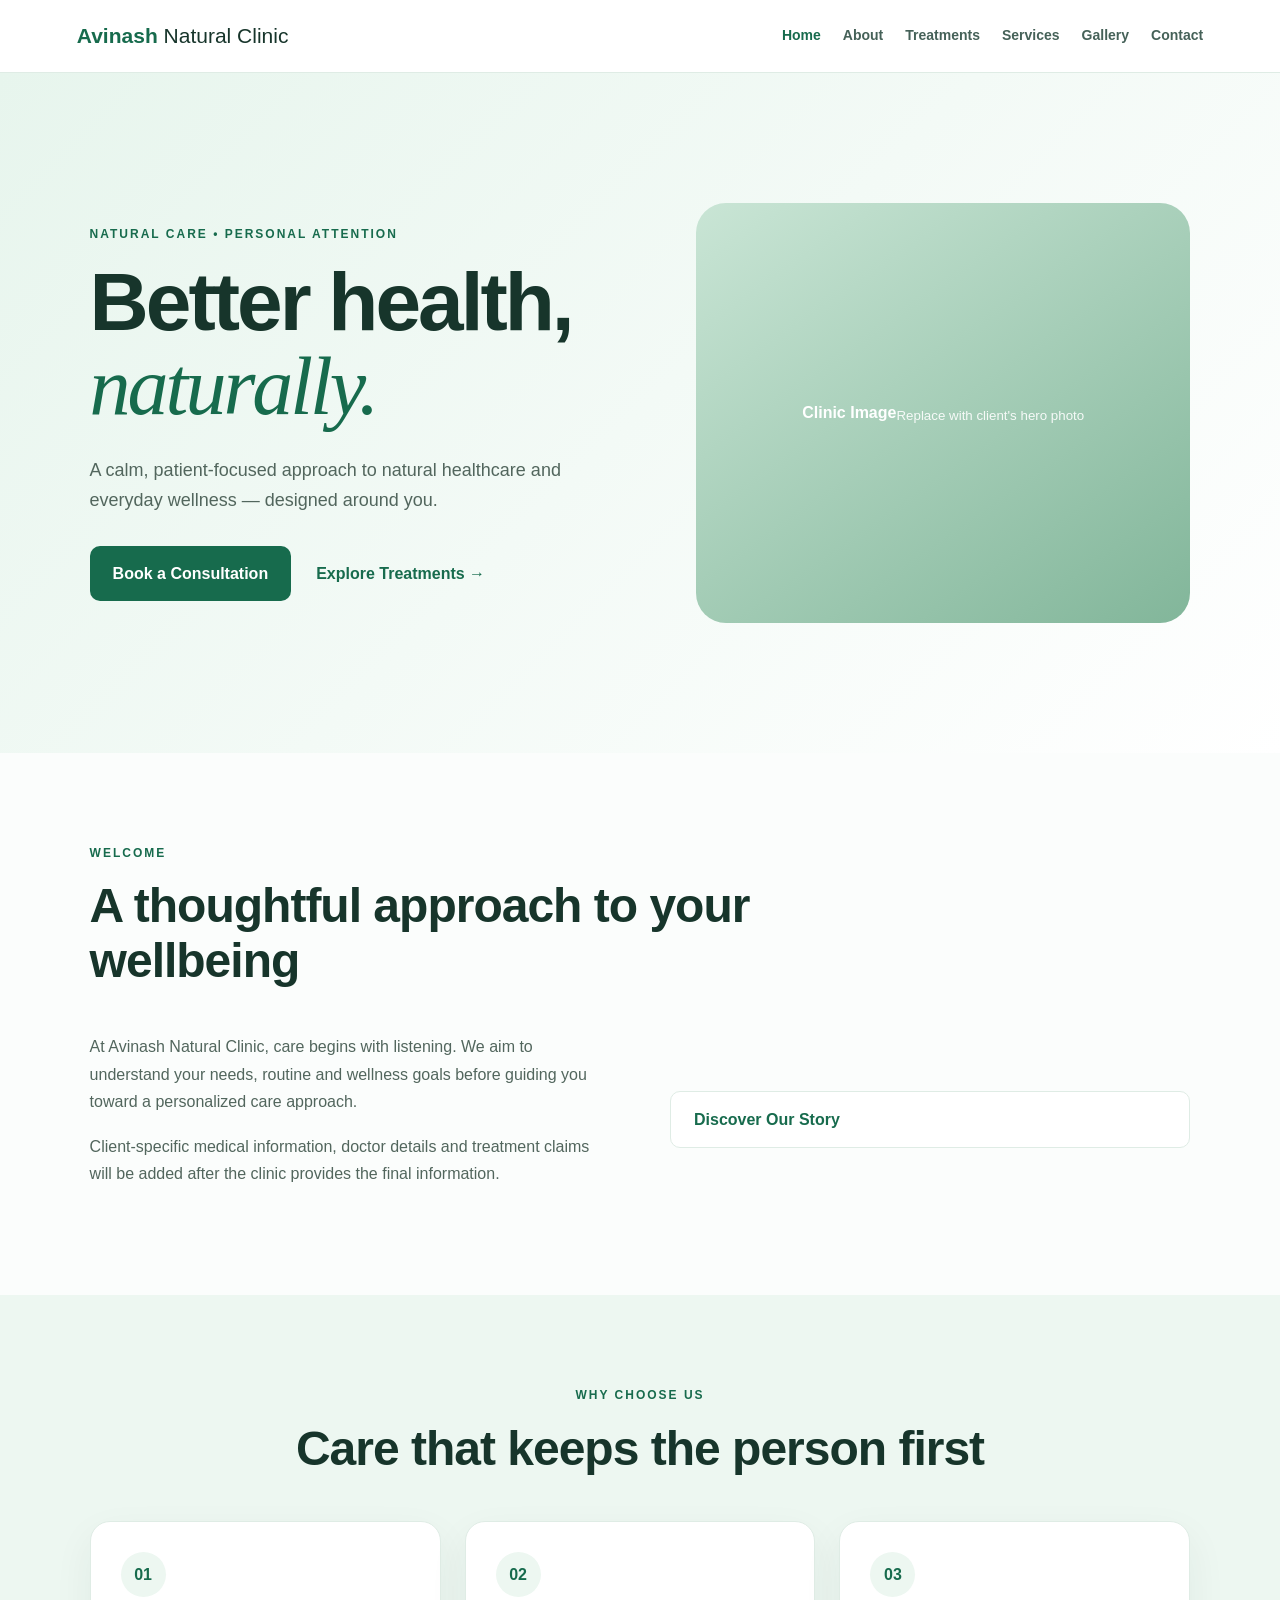
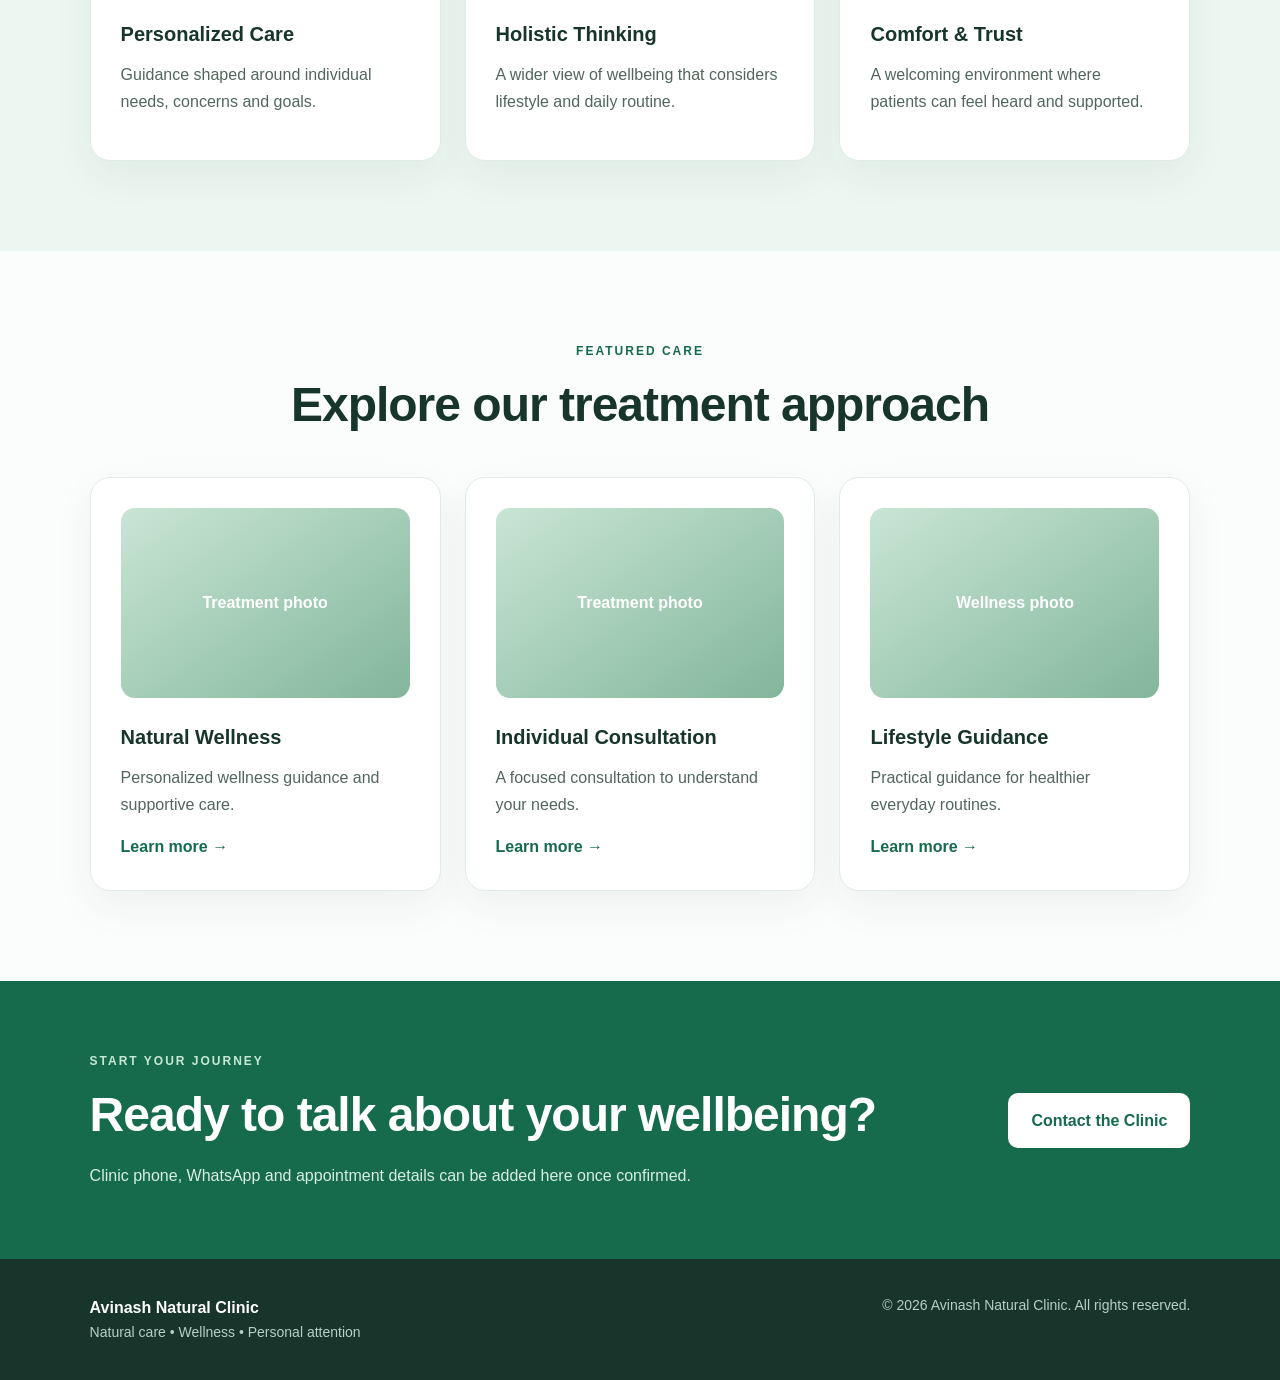
<file: index.html>
<!DOCTYPE html>
<html lang="en">
<head>
<meta charset="UTF-8">
<meta name="viewport" content="width=device-width, initial-scale=1.0">
<meta name="description" content="Avinash Natural Clinic — natural healthcare, wellness and personalized patient care.">
<title>Avinash Natural Clinic | Home</title>
<link rel="stylesheet" href="style.css">
</head>

<body>

<header class="site-header">

<a class="brand" href="index.html">
Avinash <span>Natural Clinic</span>
</a>

<nav>
<a class="active" href="index.html">Home</a>
<a href="about.html">About</a>
<a href="treatments.html">Treatments</a>
<a href="services.html">Services</a>
<a href="gallery.html">Gallery</a>
<a href="contact.html">Contact</a>
</nav>

</header>

<main>

<section class="hero">

<div class="hero-copy">

<p class="eyebrow">NATURAL CARE • PERSONAL ATTENTION</p>

<h1>
Better health,<br>
<em>naturally.</em>
</h1>

<p class="lead">
A calm, patient-focused approach to natural healthcare and everyday wellness — designed around you.
</p>

<div class="actions">

<a class="btn" href="contact.html">
Book a Consultation
</a>

<a class="text-link" href="treatments.html">
Explore Treatments →
</a>

</div>

</div>

<div class="visual placeholder">
Clinic Image
<br>
<small>Replace with client's hero photo</small>
</div>

</section>


<section class="section intro">

<div class="section-heading">

<p class="eyebrow">WELCOME</p>

<h2>
A thoughtful approach to your wellbeing
</h2>

</div>

<div class="split">

<div>

<p>
At Avinash Natural Clinic, care begins with listening. We aim to understand your needs, routine and wellness goals before guiding you toward a personalized care approach.
</p>

<p>
Client-specific medical information, doctor details and treatment claims will be added after the clinic provides the final information.
</p>

</div>

<a class="btn secondary" href="about.html">
Discover Our Story
</a>

</div>

</section>


<section class="section soft">

<div class="section-heading center">

<p class="eyebrow">WHY CHOOSE US</p>

<h2>
Care that keeps the person first
</h2>

</div>

<div class="cards three">

<article class="card">

<div class="icon">01</div>

<h3>Personalized Care</h3>

<p>
Guidance shaped around individual needs, concerns and goals.
</p>

</article>


<article class="card">

<div class="icon">02</div>

<h3>Holistic Thinking</h3>

<p>
A wider view of wellbeing that considers lifestyle and daily routine.
</p>

</article>


<article class="card">

<div class="icon">03</div>

<h3>Comfort & Trust</h3>

<p>
A welcoming environment where patients can feel heard and supported.
</p>

</article>

</div>

</section>


<section class="section">

<div class="section-heading center">

<p class="eyebrow">FEATURED CARE</p>

<h2>
Explore our treatment approach
</h2>

</div>

<div class="cards three">


<article class="card">

<div class="mini-image placeholder">
Treatment photo
</div>

<h3>Natural Wellness</h3>

<p>
Personalized wellness guidance and supportive care.
</p>

<a href="treatments.html">
Learn more →
</a>

</article>


<article class="card">

<div class="mini-image placeholder">
Treatment photo
</div>

<h3>Individual Consultation</h3>

<p>
A focused consultation to understand your needs.
</p>

<a href="treatments.html">
Learn more →
</a>

</article>


<article class="card">

<div class="mini-image placeholder">
Wellness photo
</div>

<h3>Lifestyle Guidance</h3>

<p>
Practical guidance for healthier everyday routines.
</p>

<a href="services.html">
Learn more →
</a>

</article>

</div>

</section>


<section class="cta">

<div>

<p class="eyebrow">
START YOUR JOURNEY
</p>

<h2>
Ready to talk about your wellbeing?
</h2>

<p>
Clinic phone, WhatsApp and appointment details can be added here once confirmed.
</p>

</div>

<a class="btn light" href="contact.html">
Contact the Clinic
</a>

</section>

</main>


<footer>

<div>

<strong>Avinash Natural Clinic</strong>

<p>
Natural care • Wellness • Personal attention
</p>

</div>

<p>
© 2026 Avinash Natural Clinic. All rights reserved.
</p>

</footer>

</body>
</html>
</file>
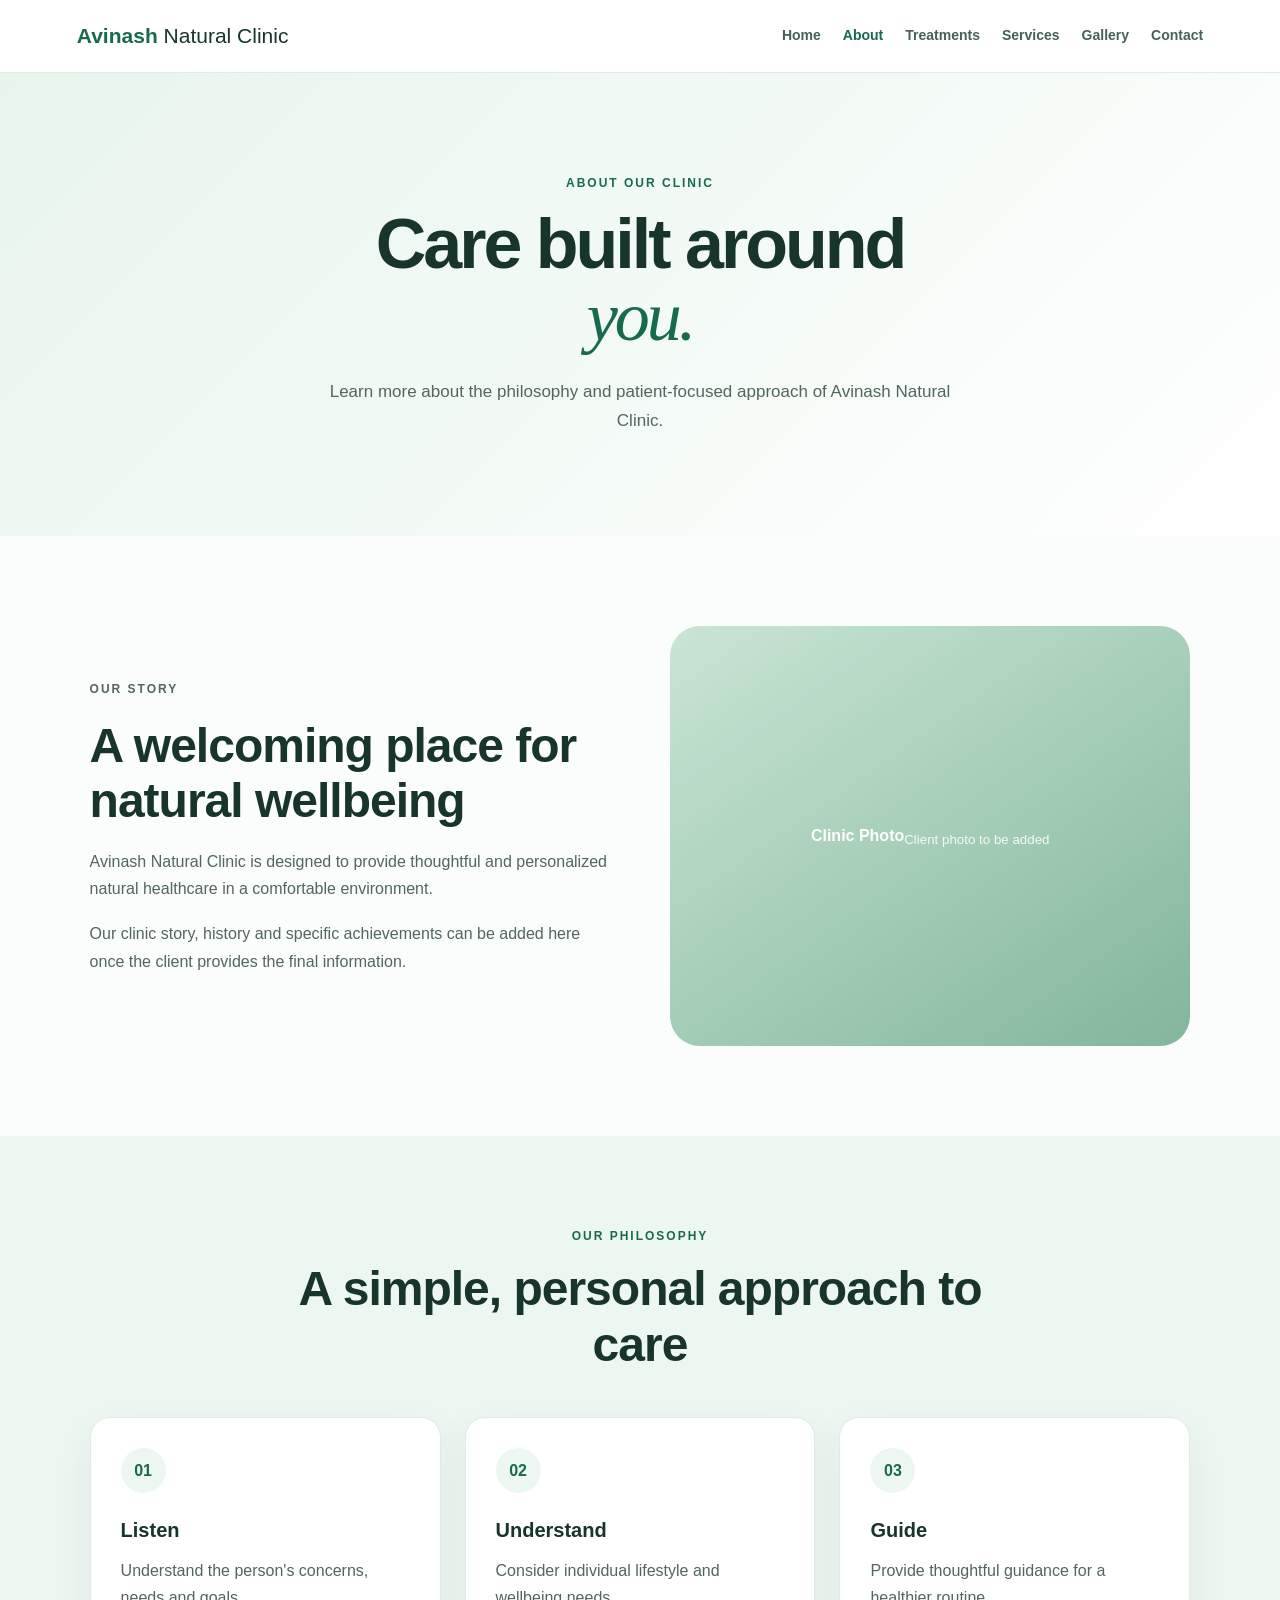
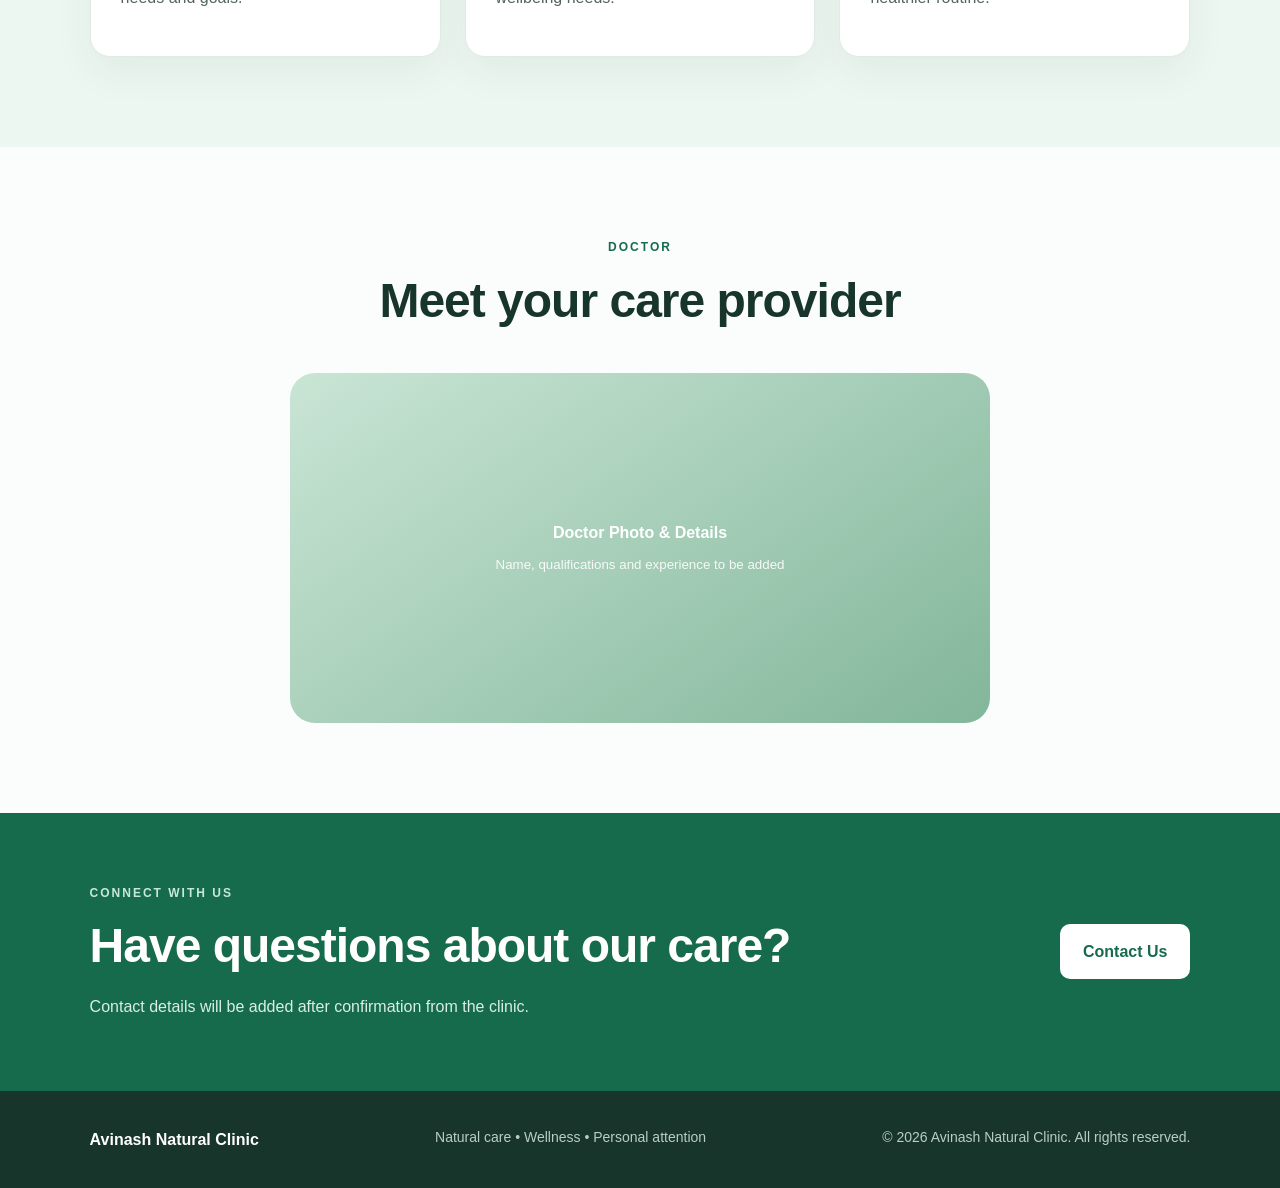
<file: about.html>
<!DOCTYPE html>
<html lang="en">
<head>
<meta charset="UTF-8">
<meta name="viewport" content="width=device-width, initial-scale=1.0">
<title>About | Avinash Natural Clinic</title>
<link rel="stylesheet" href="style.css">
</head>
<body>

<header class="site-header">
<a class="brand" href="index.html">Avinash <span>Natural Clinic</span></a>
<nav>
<a href="index.html">Home</a>
<a class="active" href="about.html">About</a>
<a href="treatments.html">Treatments</a>
<a href="services.html">Services</a>
<a href="gallery.html">Gallery</a>
<a href="contact.html">Contact</a>
</nav>
</header>

<main>

<section class="page-hero">
<p class="eyebrow">ABOUT OUR CLINIC</p>
<h1>Care built around<br><em>you.</em></h1>
<p>Learn more about the philosophy and patient-focused approach of Avinash Natural Clinic.</p>
</section>

<section class="section">
<div class="split">
<div>
<p class="eyebrow">OUR STORY</p>
<h2>A welcoming place for natural wellbeing</h2>
<p>Avinash Natural Clinic is designed to provide thoughtful and personalized natural healthcare in a comfortable environment.</p>
<p>Our clinic story, history and specific achievements can be added here once the client provides the final information.</p>
</div>

<div class="visual placeholder">
Clinic Photo
<br>
<small>Client photo to be added</small>
</div>
</div>
</section>

<section class="section soft">
<div class="section-heading center">
<p class="eyebrow">OUR PHILOSOPHY</p>
<h2>A simple, personal approach to care</h2>
</div>

<div class="cards three">
<article class="card">
<div class="icon">01</div>
<h3>Listen</h3>
<p>Understand the person's concerns, needs and goals.</p>
</article>

<article class="card">
<div class="icon">02</div>
<h3>Understand</h3>
<p>Consider individual lifestyle and wellbeing needs.</p>
</article>

<article class="card">
<div class="icon">03</div>
<h3>Guide</h3>
<p>Provide thoughtful guidance for a healthier routine.</p>
</article>
</div>
</section>

<section class="section">
<div class="section-heading center">
<p class="eyebrow">DOCTOR</p>
<h2>Meet your care provider</h2>
</div>

<div class="doctor-placeholder placeholder">
Doctor Photo & Details
<br>
<small>Name, qualifications and experience to be added</small>
</div>
</section>

<section class="cta">
<div>
<p class="eyebrow">CONNECT WITH US</p>
<h2>Have questions about our care?</h2>
<p>Contact details will be added after confirmation from the clinic.</p>
</div>
<a class="btn light" href="contact.html">Contact Us</a>
</section>

</main>

<footer>
<strong>Avinash Natural Clinic</strong>
<p>Natural care • Wellness • Personal attention</p>
<p>© 2026 Avinash Natural Clinic. All rights reserved.</p>
</footer>

</body>
</html>
</file>
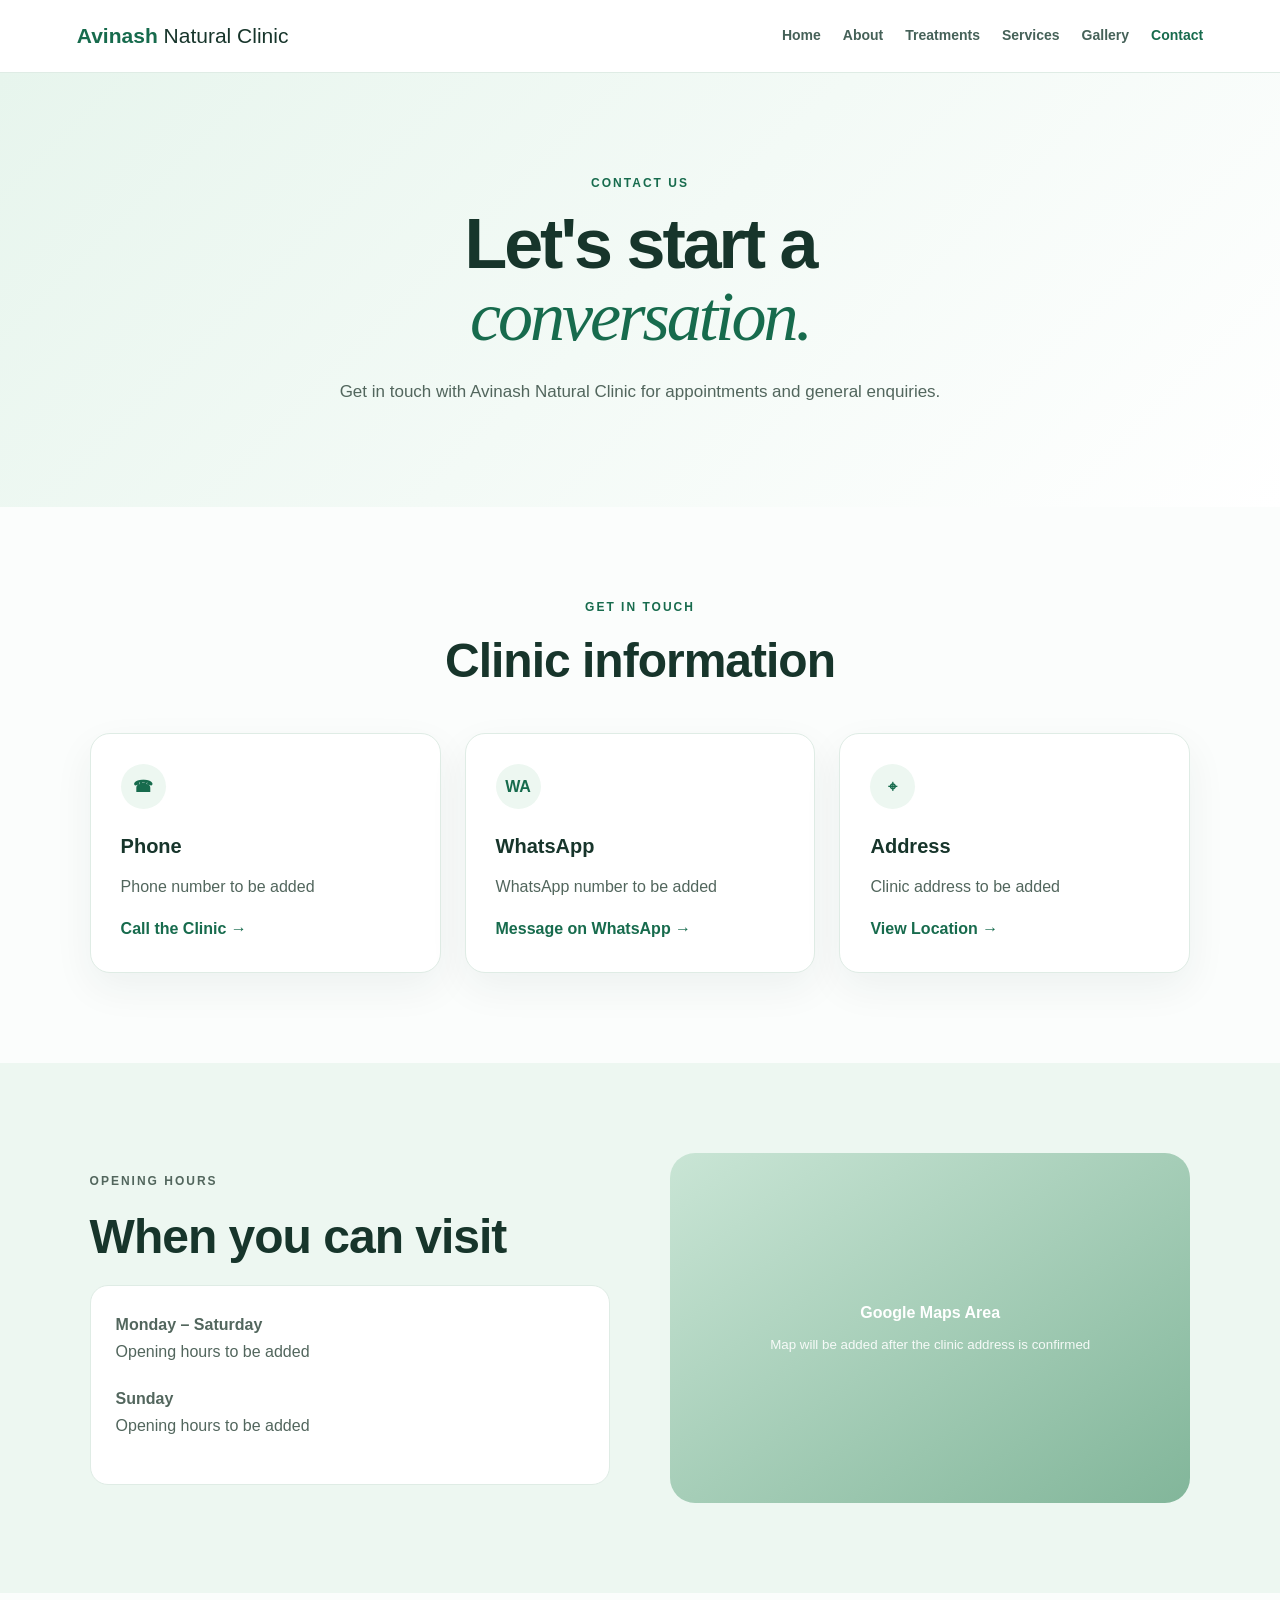
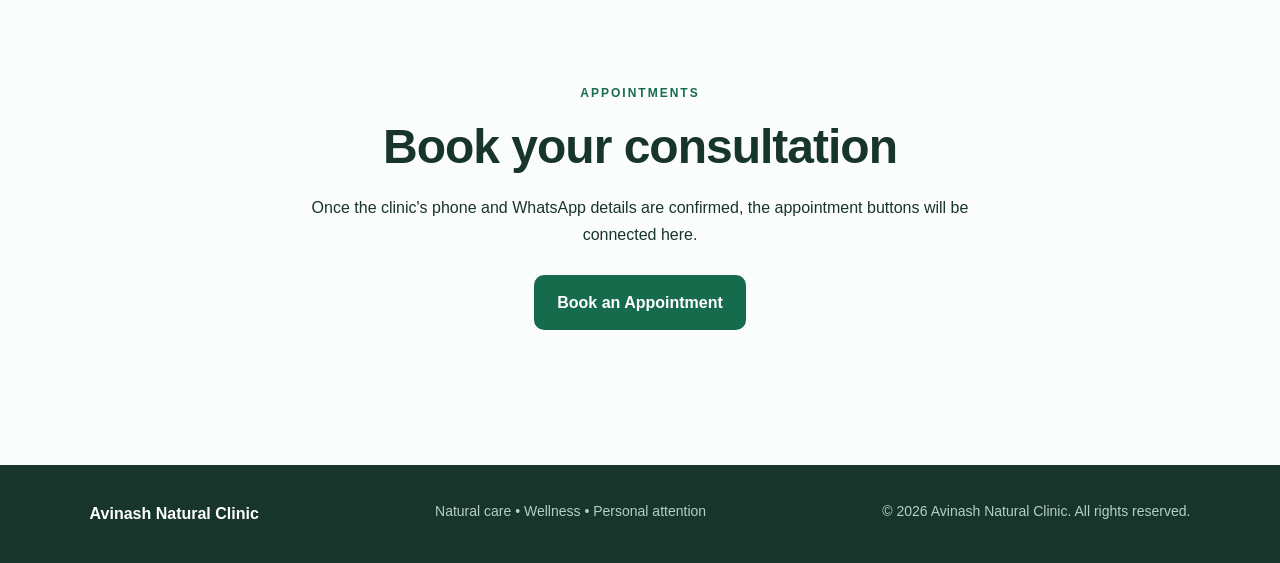
<file: contact.html>
<!DOCTYPE html>
<html lang="en">
<head>
<meta charset="UTF-8">
<meta name="viewport" content="width=device-width, initial-scale=1.0">
<title>Contact | Avinash Natural Clinic</title>
<link rel="stylesheet" href="style.css">
</head>

<body>

<header class="site-header">
<a class="brand" href="index.html">Avinash <span>Natural Clinic</span></a>

<nav>
<a href="index.html">Home</a>
<a href="about.html">About</a>
<a href="treatments.html">Treatments</a>
<a href="services.html">Services</a>
<a href="gallery.html">Gallery</a>
<a class="active" href="contact.html">Contact</a>
</nav>
</header>

<main>

<section class="page-hero">
<p class="eyebrow">CONTACT US</p>
<h1>Let's start a<br><em>conversation.</em></h1>
<p>Get in touch with Avinash Natural Clinic for appointments and general enquiries.</p>
</section>

<section class="section">

<div class="section-heading center">
<p class="eyebrow">GET IN TOUCH</p>
<h2>Clinic information</h2>
</div>

<div class="cards three">

<article class="card">
<div class="icon">☎</div>
<h3>Phone</h3>
<p>Phone number to be added</p>
<a href="#">Call the Clinic →</a>
</article>

<article class="card">
<div class="icon">WA</div>
<h3>WhatsApp</h3>
<p>WhatsApp number to be added</p>
<a href="#">Message on WhatsApp →</a>
</article>

<article class="card">
<div class="icon">⌖</div>
<h3>Address</h3>
<p>Clinic address to be added</p>
<a href="#">View Location →</a>
</article>

</div>

</section>

<section class="section soft">

<div class="split">

<div>

<p class="eyebrow">OPENING HOURS</p>

<h2>When you can visit</h2>

<div class="hours">
<p><strong>Monday – Saturday</strong><br>Opening hours to be added</p>
<p><strong>Sunday</strong><br>Opening hours to be added</p>
</div>

</div>

<div class="map-placeholder placeholder">

Google Maps Area
<br>
<small>Map will be added after the clinic address is confirmed</small>

</div>

</div>

</section>

<section class="section">

<div class="section-heading center">

<p class="eyebrow">APPOINTMENTS</p>

<h2>Book your consultation</h2>

<p>
Once the clinic's phone and WhatsApp details are confirmed,
the appointment buttons will be connected here.
</p>

<br>

<a class="btn" href="#">Book an Appointment</a>

</div>

</section>

</main>

<footer>
<strong>Avinash Natural Clinic</strong>
<p>Natural care • Wellness • Personal attention</p>
<p>© 2026 Avinash Natural Clinic. All rights reserved.</p>
</footer>

</body>
</html>
</file>
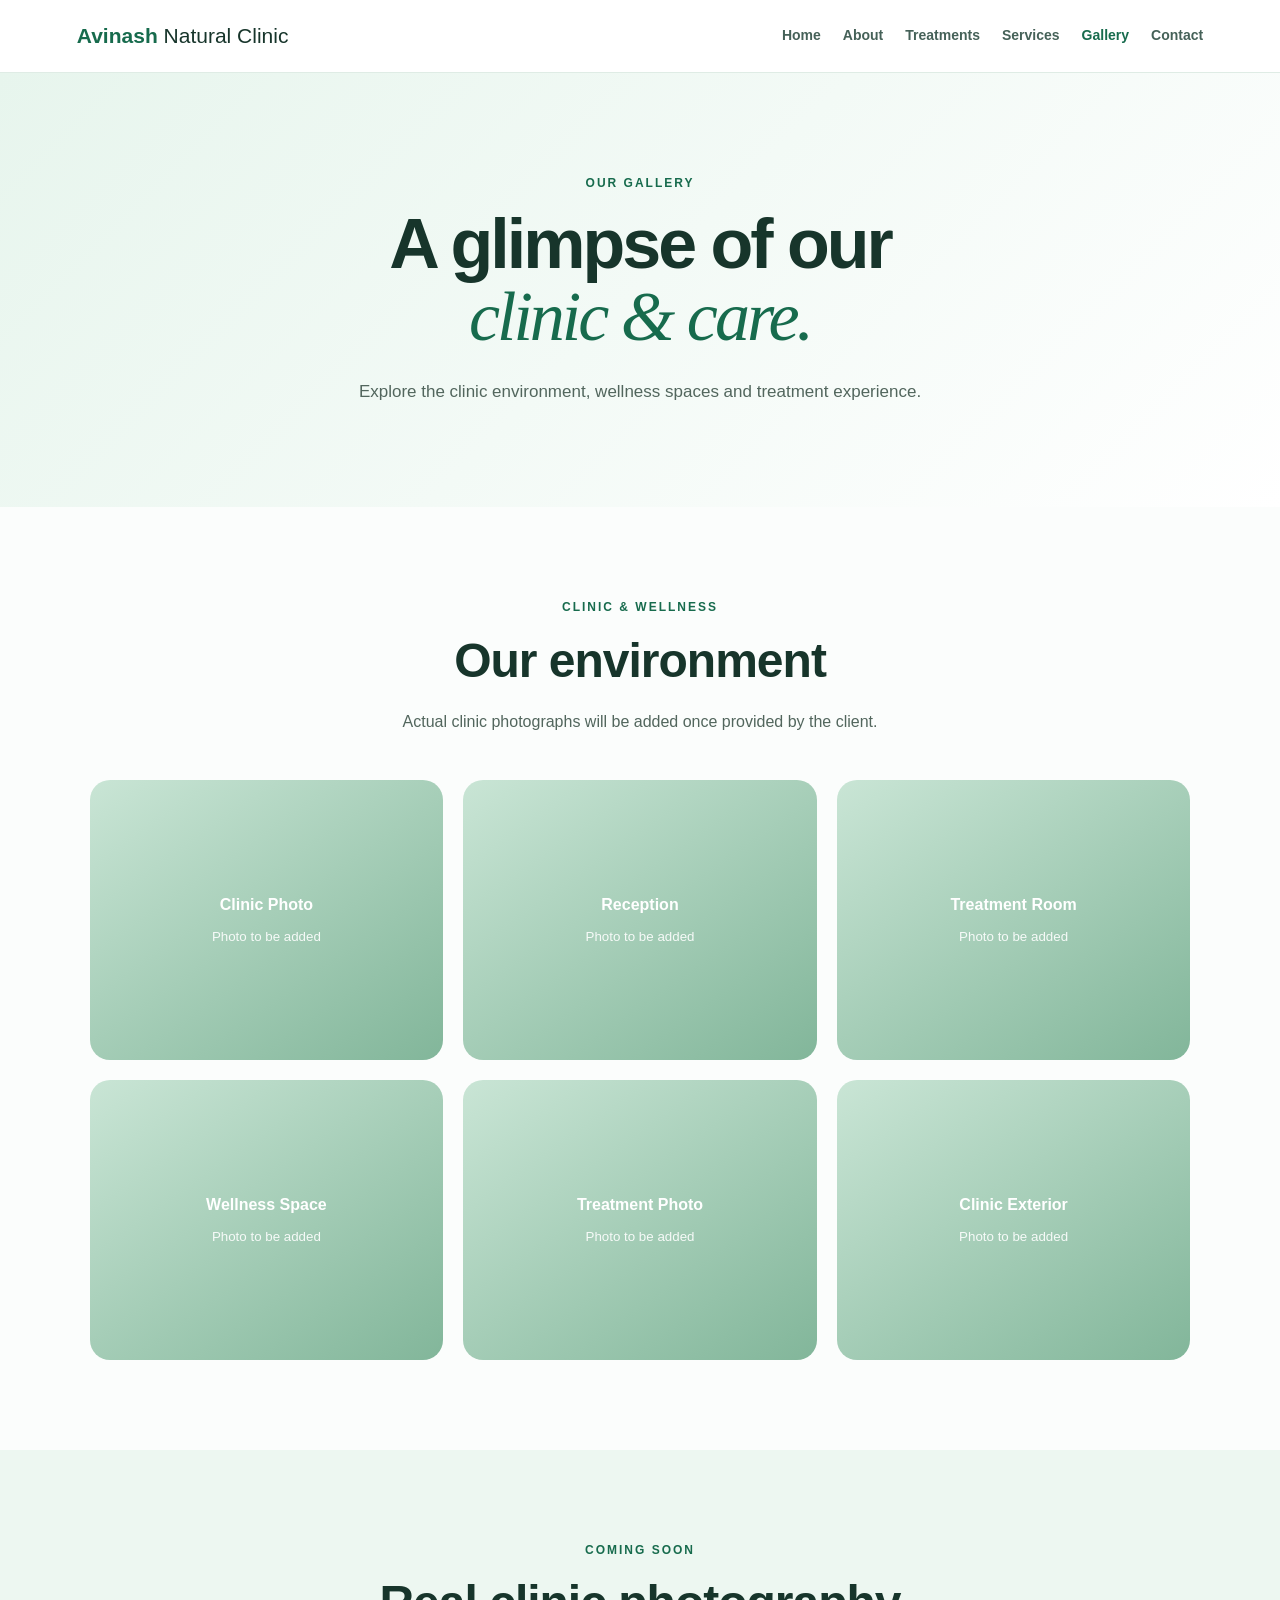
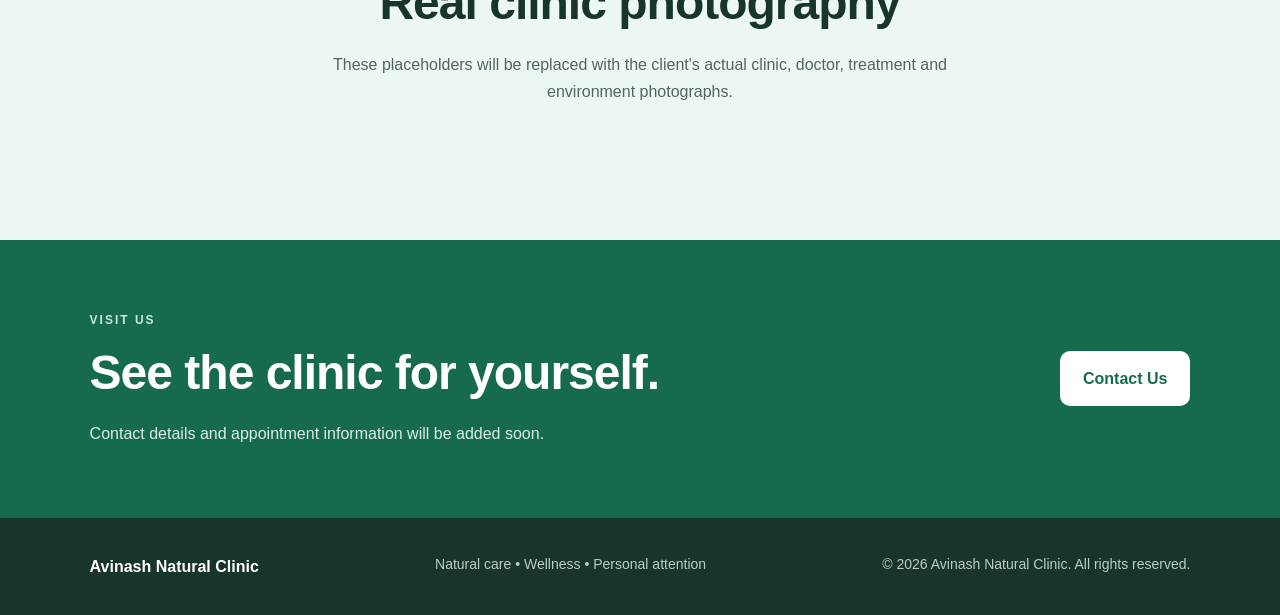
<file: gallery.html>
<!DOCTYPE html>
<html lang="en">
<head>
<meta charset="UTF-8">
<meta name="viewport" content="width=device-width, initial-scale=1.0">
<title>Gallery | Avinash Natural Clinic</title>
<link rel="stylesheet" href="style.css">
</head>

<body>

<header class="site-header">
<a class="brand" href="index.html">Avinash <span>Natural Clinic</span></a>

<nav>
<a href="index.html">Home</a>
<a href="about.html">About</a>
<a href="treatments.html">Treatments</a>
<a href="services.html">Services</a>
<a class="active" href="gallery.html">Gallery</a>
<a href="contact.html">Contact</a>
</nav>
</header>

<main>

<section class="page-hero">
<p class="eyebrow">OUR GALLERY</p>
<h1>A glimpse of our<br><em>clinic & care.</em></h1>
<p>Explore the clinic environment, wellness spaces and treatment experience.</p>
</section>

<section class="section">

<div class="section-heading center">
<p class="eyebrow">CLINIC & WELLNESS</p>
<h2>Our environment</h2>
<p>Actual clinic photographs will be added once provided by the client.</p>
</div>

<div class="gallery-grid">

<div class="gallery-item placeholder">
Clinic Photo
<small>Photo to be added</small>
</div>

<div class="gallery-item placeholder">
Reception
<small>Photo to be added</small>
</div>

<div class="gallery-item placeholder">
Treatment Room
<small>Photo to be added</small>
</div>

<div class="gallery-item placeholder">
Wellness Space
<small>Photo to be added</small>
</div>

<div class="gallery-item placeholder">
Treatment Photo
<small>Photo to be added</small>
</div>

<div class="gallery-item placeholder">
Clinic Exterior
<small>Photo to be added</small>
</div>

</div>

</section>

<section class="section soft">

<div class="section-heading center">
<p class="eyebrow">COMING SOON</p>
<h2>Real clinic photography</h2>
<p>
These placeholders will be replaced with the client's actual clinic,
doctor, treatment and environment photographs.
</p>
</div>

</section>

<section class="cta">

<div>
<p class="eyebrow">VISIT US</p>
<h2>See the clinic for yourself.</h2>
<p>Contact details and appointment information will be added soon.</p>
</div>

<a class="btn light" href="contact.html">Contact Us</a>

</section>

</main>

<footer>
<strong>Avinash Natural Clinic</strong>
<p>Natural care • Wellness • Personal attention</p>
<p>© 2026 Avinash Natural Clinic. All rights reserved.</p>
</footer>

</body>
</html>
</file>
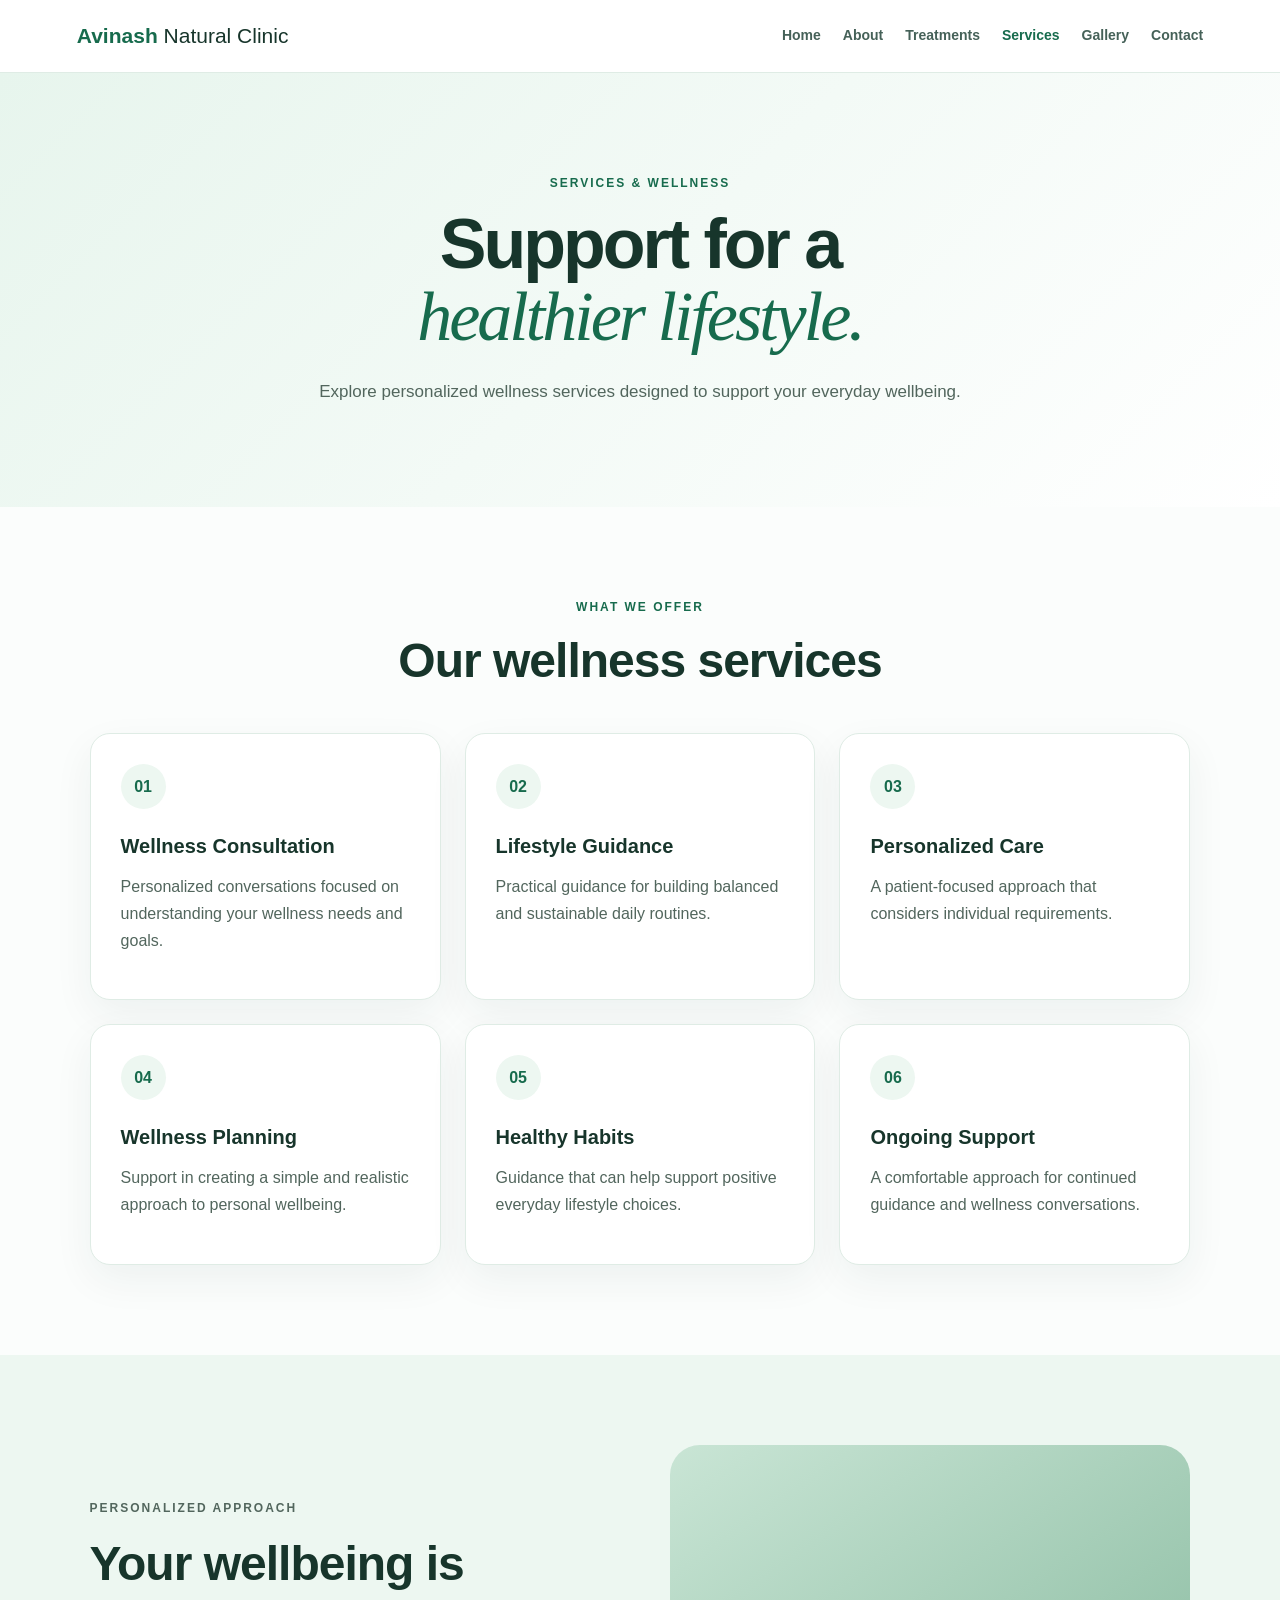
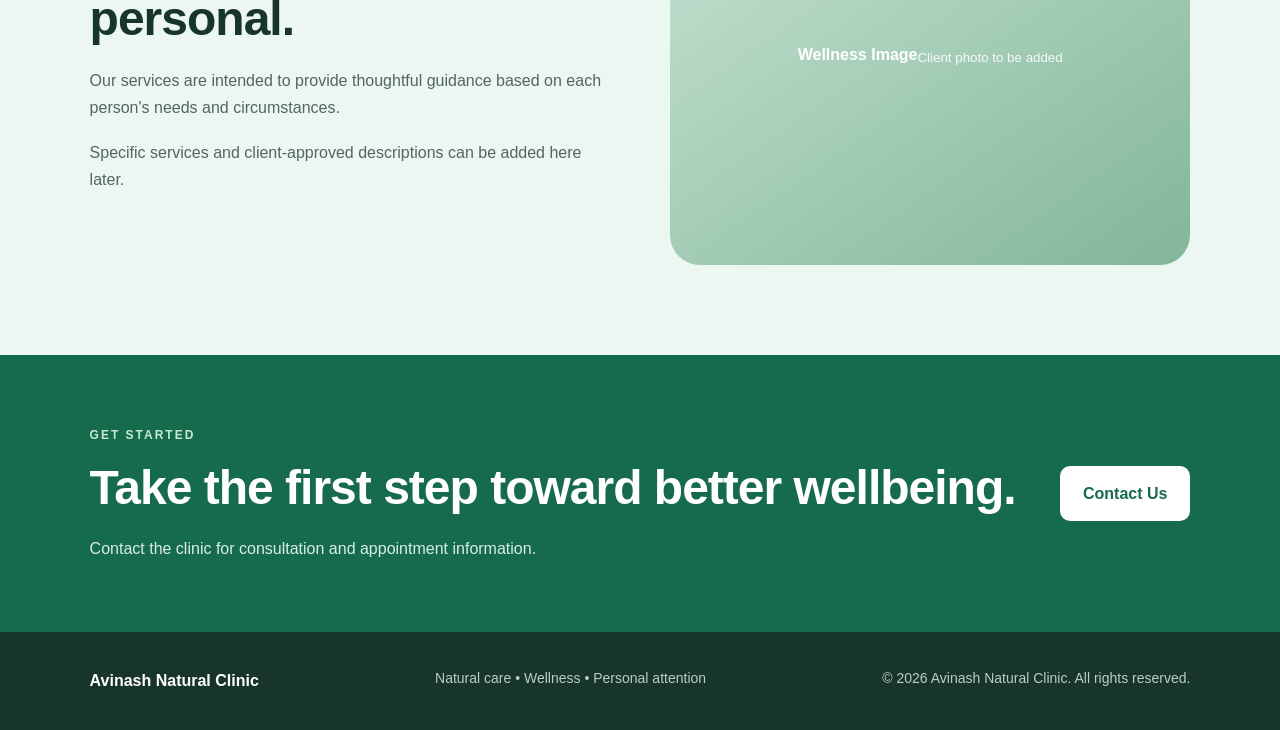
<file: services.html>
<!DOCTYPE html>
<html lang="en">
<head>
<meta charset="UTF-8">
<meta name="viewport" content="width=device-width, initial-scale=1.0">
<title>Services | Avinash Natural Clinic</title>
<link rel="stylesheet" href="style.css">
</head>

<body>

<header class="site-header">
<a class="brand" href="index.html">Avinash <span>Natural Clinic</span></a>
<nav>
<a href="index.html">Home</a>
<a href="about.html">About</a>
<a href="treatments.html">Treatments</a>
<a class="active" href="services.html">Services</a>
<a href="gallery.html">Gallery</a>
<a href="contact.html">Contact</a>
</nav>
</header>

<main>

<section class="page-hero">
<p class="eyebrow">SERVICES & WELLNESS</p>
<h1>Support for a<br><em>healthier lifestyle.</em></h1>
<p>Explore personalized wellness services designed to support your everyday wellbeing.</p>
</section>

<section class="section">

<div class="section-heading center">
<p class="eyebrow">WHAT WE OFFER</p>
<h2>Our wellness services</h2>
</div>

<div class="cards three">

<article class="card">
<div class="icon">01</div>
<h3>Wellness Consultation</h3>
<p>Personalized conversations focused on understanding your wellness needs and goals.</p>
</article>

<article class="card">
<div class="icon">02</div>
<h3>Lifestyle Guidance</h3>
<p>Practical guidance for building balanced and sustainable daily routines.</p>
</article>

<article class="card">
<div class="icon">03</div>
<h3>Personalized Care</h3>
<p>A patient-focused approach that considers individual requirements.</p>
</article>

<article class="card">
<div class="icon">04</div>
<h3>Wellness Planning</h3>
<p>Support in creating a simple and realistic approach to personal wellbeing.</p>
</article>

<article class="card">
<div class="icon">05</div>
<h3>Healthy Habits</h3>
<p>Guidance that can help support positive everyday lifestyle choices.</p>
</article>

<article class="card">
<div class="icon">06</div>
<h3>Ongoing Support</h3>
<p>A comfortable approach for continued guidance and wellness conversations.</p>
</article>

</div>
</section>

<section class="section soft">

<div class="split">

<div>
<p class="eyebrow">PERSONALIZED APPROACH</p>
<h2>Your wellbeing is personal.</h2>
<p>Our services are intended to provide thoughtful guidance based on each person's needs and circumstances.</p>
<p>Specific services and client-approved descriptions can be added here later.</p>
</div>

<div class="visual placeholder">
Wellness Image
<br>
<small>Client photo to be added</small>
</div>

</div>

</section>

<section class="cta">

<div>
<p class="eyebrow">GET STARTED</p>
<h2>Take the first step toward better wellbeing.</h2>
<p>Contact the clinic for consultation and appointment information.</p>
</div>

<a class="btn light" href="contact.html">Contact Us</a>

</section>

</main>

<footer>
<strong>Avinash Natural Clinic</strong>
<p>Natural care • Wellness • Personal attention</p>
<p>© 2026 Avinash Natural Clinic. All rights reserved.</p>
</footer>

</body>
</html>
</file>
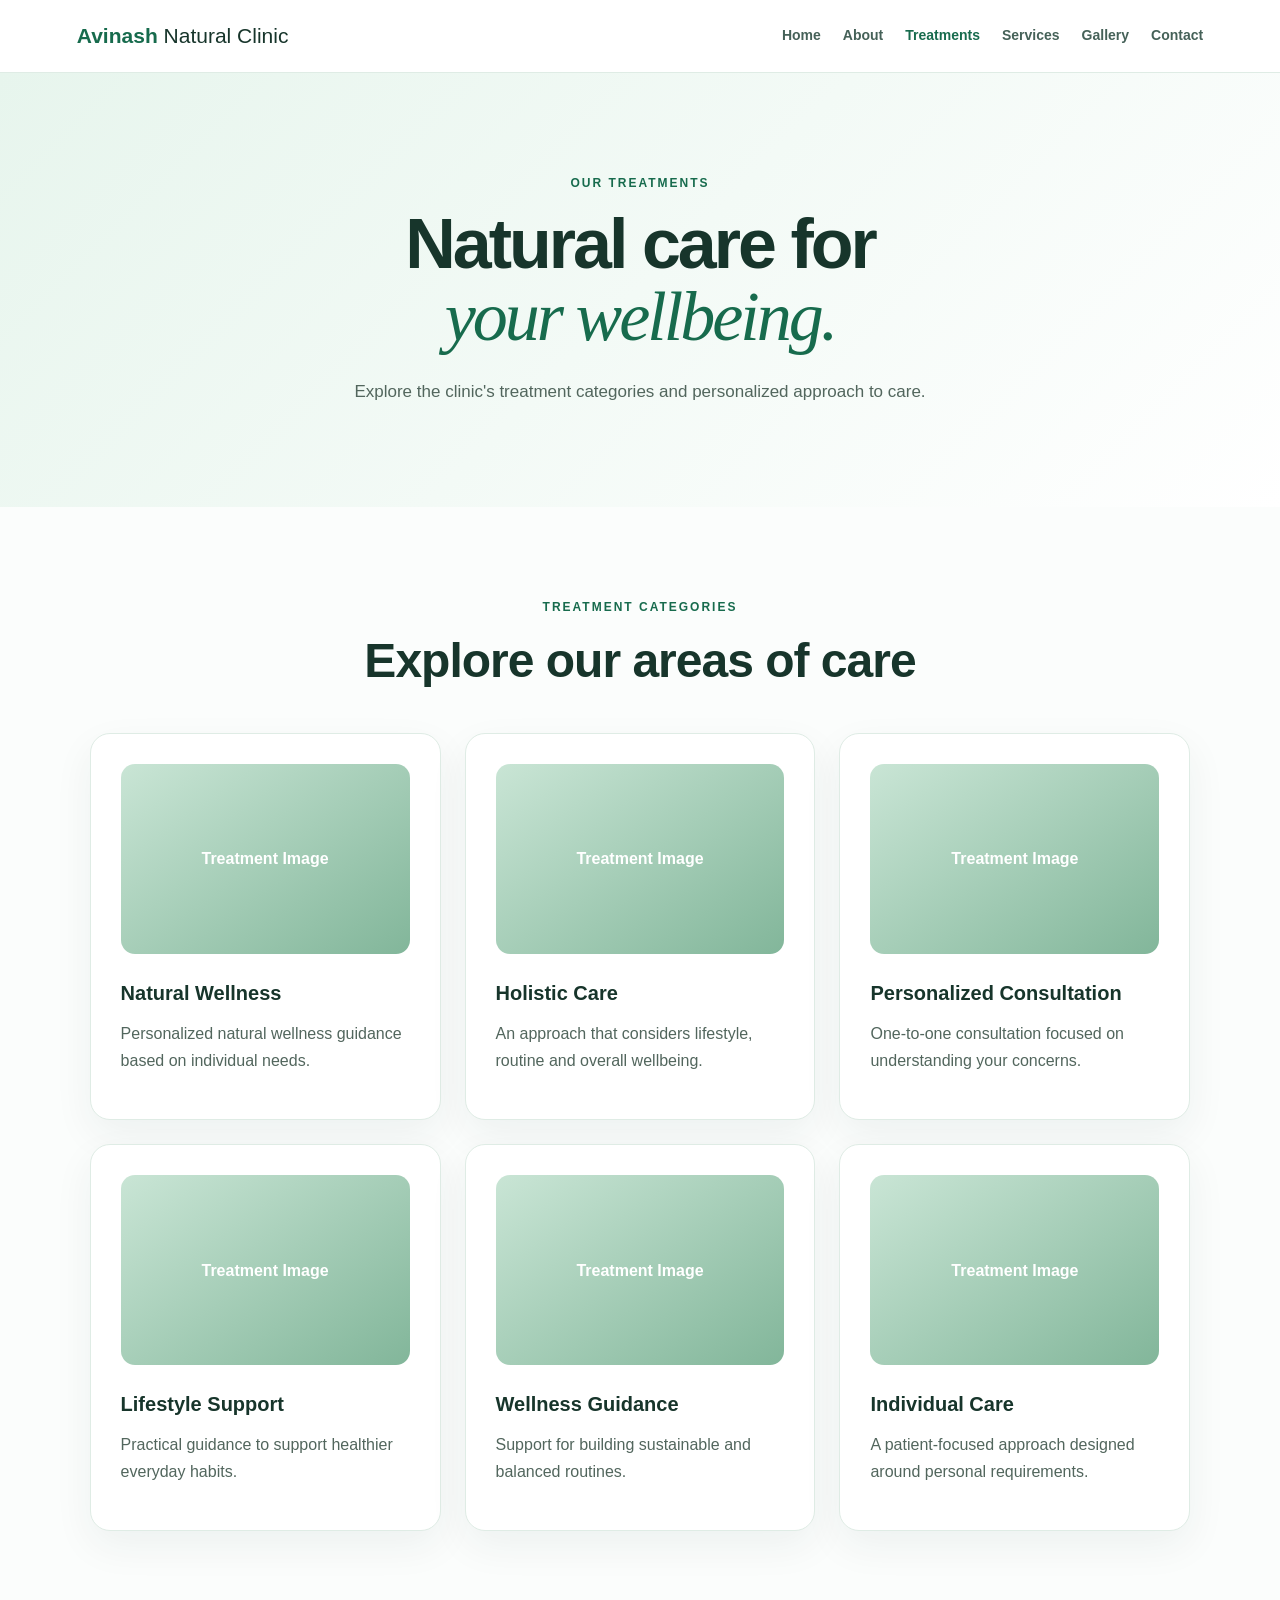
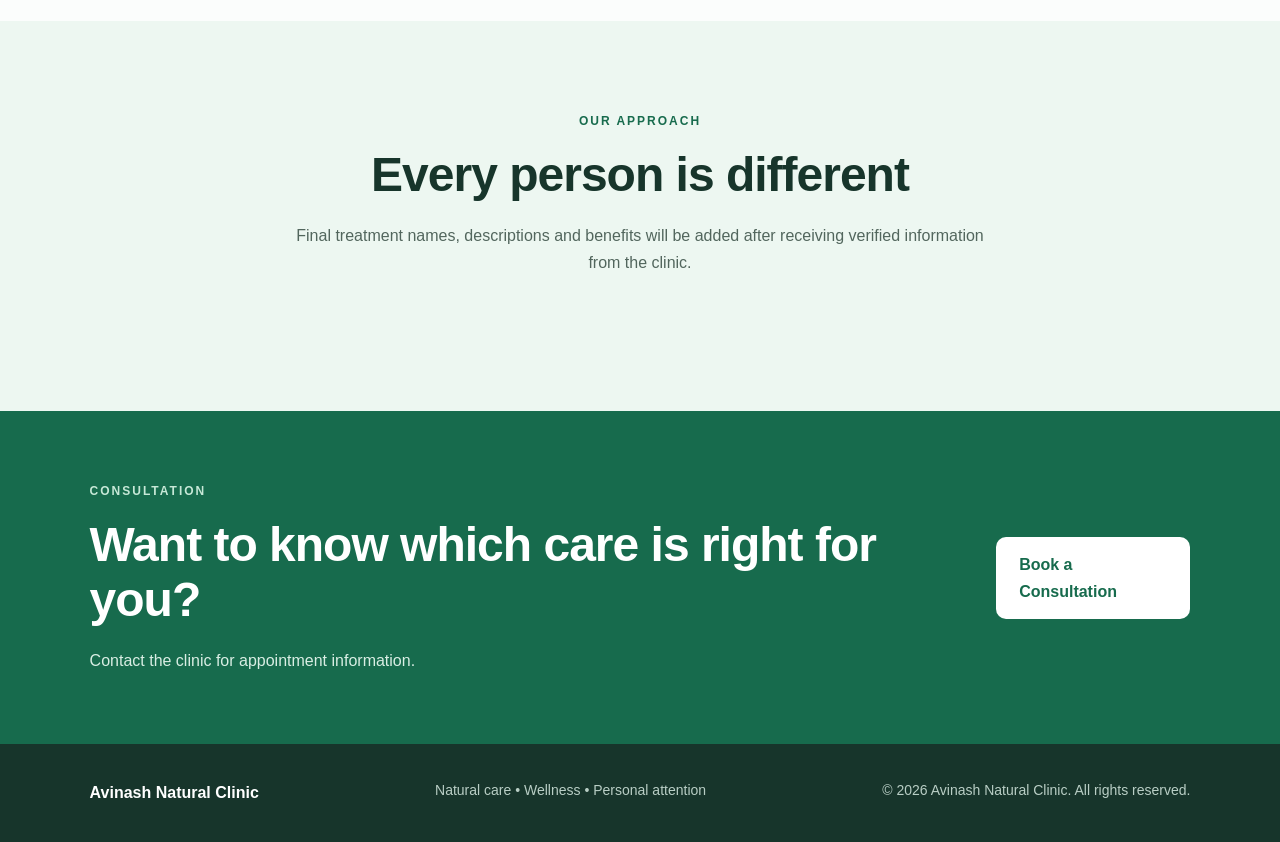
<file: treatments.html>
<!DOCTYPE html>
<html lang="en">
<head>
<meta charset="UTF-8">
<meta name="viewport" content="width=device-width, initial-scale=1.0">
<title>Treatments | Avinash Natural Clinic</title>
<link rel="stylesheet" href="style.css">
</head>
<body>

<header class="site-header">
<a class="brand" href="index.html">Avinash <span>Natural Clinic</span></a>
<nav>
<a href="index.html">Home</a>
<a href="about.html">About</a>
<a class="active" href="treatments.html">Treatments</a>
<a href="services.html">Services</a>
<a href="gallery.html">Gallery</a>
<a href="contact.html">Contact</a>
</nav>
</header>

<main>

<section class="page-hero">
<p class="eyebrow">OUR TREATMENTS</p>
<h1>Natural care for<br><em>your wellbeing.</em></h1>
<p>Explore the clinic's treatment categories and personalized approach to care.</p>
</section>

<section class="section">
<div class="section-heading center">
<p class="eyebrow">TREATMENT CATEGORIES</p>
<h2>Explore our areas of care</h2>
</div>

<div class="cards three">

<article class="card">
<div class="mini-image placeholder">Treatment Image</div>
<h3>Natural Wellness</h3>
<p>Personalized natural wellness guidance based on individual needs.</p>
</article>

<article class="card">
<div class="mini-image placeholder">Treatment Image</div>
<h3>Holistic Care</h3>
<p>An approach that considers lifestyle, routine and overall wellbeing.</p>
</article>

<article class="card">
<div class="mini-image placeholder">Treatment Image</div>
<h3>Personalized Consultation</h3>
<p>One-to-one consultation focused on understanding your concerns.</p>
</article>

<article class="card">
<div class="mini-image placeholder">Treatment Image</div>
<h3>Lifestyle Support</h3>
<p>Practical guidance to support healthier everyday habits.</p>
</article>

<article class="card">
<div class="mini-image placeholder">Treatment Image</div>
<h3>Wellness Guidance</h3>
<p>Support for building sustainable and balanced routines.</p>
</article>

<article class="card">
<div class="mini-image placeholder">Treatment Image</div>
<h3>Individual Care</h3>
<p>A patient-focused approach designed around personal requirements.</p>
</article>

</div>
</section>

<section class="section soft">
<div class="section-heading center">
<p class="eyebrow">OUR APPROACH</p>
<h2>Every person is different</h2>
<p>Final treatment names, descriptions and benefits will be added after receiving verified information from the clinic.</p>
</div>
</section>

<section class="cta">
<div>
<p class="eyebrow">CONSULTATION</p>
<h2>Want to know which care is right for you?</h2>
<p>Contact the clinic for appointment information.</p>
</div>
<a class="btn light" href="contact.html">Book a Consultation</a>
</section>

</main>

<footer>
<strong>Avinash Natural Clinic</strong>
<p>Natural care • Wellness • Personal attention</p>
<p>© 2026 Avinash Natural Clinic. All rights reserved.</p>
</footer>

</body>
</html>
</file>
<file: style.css>
* {
  box-sizing: border-box;
  margin: 0;
  padding: 0;
}

:root {
  --green: #176b4d;
  --dark: #17352b;
  --text: #52665d;
  --light: #edf7f1;
  --border: #dfece5;
  --white: #ffffff;
}

html {
  scroll-behavior: smooth;
}

body {
  font-family: Arial, Helvetica, sans-serif;
  color: var(--dark);
  background: #fbfdfc;
  line-height: 1.7;
}

a {
  color: inherit;
  text-decoration: none;
}

.site-header {
  position: sticky;
  top: 0;
  z-index: 100;
  background: rgba(255,255,255,.96);
  backdrop-filter: blur(10px);
  border-bottom: 1px solid var(--border);
  padding: 18px 6%;
  display: flex;
  align-items: center;
  justify-content: space-between;
  gap: 25px;
}

.brand {
  font-size: 21px;
  font-weight: 800;
  color: var(--green);
  white-space: nowrap;
}

.brand span {
  color: var(--dark);
  font-weight: 500;
}

nav {
  display: flex;
  gap: 22px;
  align-items: center;
}

nav a {
  color: #456158;
  font-size: 14px;
  font-weight: 600;
}

nav a:hover,
nav a.active {
  color: var(--green);
}

.menu {
  display: none;
}

.hero {
  min-height: 680px;
  padding: 80px 7%;
  background: linear-gradient(135deg, #e7f5ed, #ffffff);
  display: grid;
  grid-template-columns: 1.05fr .95fr;
  gap: 60px;
  align-items: center;
}

.hero-copy {
  max-width: 650px;
}

.eyebrow {
  color: var(--green);
  font-size: 12px;
  font-weight: 800;
  letter-spacing: 2px;
  margin-bottom: 15px;
}

h1 {
  font-size: clamp(48px, 7vw, 82px);
  line-height: 1.03;
  letter-spacing: -3px;
  margin-bottom: 25px;
}

h1 em,
h2 em {
  color: var(--green);
  font-family: Georgia, serif;
  font-weight: 400;
}

h2 {
  font-size: clamp(30px, 4vw, 48px);
  line-height: 1.15;
  margin-bottom: 20px;
  letter-spacing: -1px;
}

h3 {
  font-size: 20px;
  margin-bottom: 10px;
}

.lead {
  color: var(--text);
  font-size: 18px;
  max-width: 580px;
  margin-bottom: 30px;
}

.actions {
  display: flex;
  align-items: center;
  gap: 25px;
  flex-wrap: wrap;
}

.btn {
  display: inline-block;
  background: var(--green);
  color: white;
  padding: 14px 23px;
  border-radius: 10px;
  font-weight: 700;
  transition: .2s;
}

.btn:hover {
  transform: translateY(-2px);
}

.btn.secondary {
  background: white;
  color: var(--green);
  border: 1px solid var(--border);
}

.btn.light {
  background: white;
  color: var(--green);
}

.text-link {
  color: var(--green);
  font-weight: 700;
}

.visual {
  min-height: 420px;
  border-radius: 30px;
  display: flex;
  align-items: center;
  justify-content: center;
  text-align: center;
  padding: 30px;
}

.placeholder {
  background: linear-gradient(145deg, #c9e5d5, #82b69a);
  color: white;
  font-weight: 700;
}

.placeholder small {
  display: block;
  font-weight: 400;
  margin-top: 8px;
  opacity: .9;
}

.section {
  padding: 90px 7%;
}

.section.soft {
  background: var(--light);
}

.section-heading {
  max-width: 700px;
  margin-bottom: 45px;
}

.section-heading.center {
  text-align: center;
  margin-left: auto;
  margin-right: auto;
}

.section-heading.center p:last-child {
  color: var(--text);
}

.split {
  display: grid;
  grid-template-columns: 1fr 1fr;
  gap: 60px;
  align-items: center;
}

.split p {
  color: var(--text);
  margin-bottom: 18px;
}

.cards {
  display: grid;
  gap: 24px;
}

.cards.three {
  grid-template-columns: repeat(3, 1fr);
}

.card {
  background: white;
  border: 1px solid var(--border);
  border-radius: 20px;
  padding: 30px;
  box-shadow: 0 15px 40px rgba(23,53,43,.06);
}

.card p {
  color: var(--text);
  margin-bottom: 15px;
}

.card a {
  color: var(--green);
  font-weight: 700;
}

.icon {
  width: 45px;
  height: 45px;
  border-radius: 50%;
  background: var(--light);
  color: var(--green);
  display: flex;
  align-items: center;
  justify-content: center;
  font-weight: 800;
  margin-bottom: 20px;
}

.mini-image {
  height: 190px;
  border-radius: 14px;
  margin-bottom: 22px;
  display: flex;
  align-items: center;
  justify-content: center;
  text-align: center;
}

.page-hero {
  padding: 100px 7%;
  text-align: center;
  background: linear-gradient(135deg, #e7f5ed, #ffffff);
}

.page-hero h1 {
  font-size: clamp(45px, 7vw, 70px);
}

.page-hero p:last-child {
  color: var(--text);
  max-width: 650px;
  margin: auto;
  font-size: 17px;
}

.doctor-placeholder {
  min-height: 350px;
  max-width: 700px;
  margin: auto;
  border-radius: 25px;
  display: flex;
  flex-direction: column;
  align-items: center;
  justify-content: center;
  text-align: center;
}

.gallery-grid {
  display: grid;
  grid-template-columns: repeat(3, 1fr);
  gap: 20px;
}

.gallery-item {
  min-height: 280px;
  border-radius: 20px;
  display: flex;
  flex-direction: column;
  align-items: center;
  justify-content: center;
  text-align: center;
}

.hours {
  background: white;
  padding: 25px;
  border-radius: 18px;
  border: 1px solid var(--border);
}

.hours p {
  color: var(--text);
  margin-bottom: 20px;
}

.map-placeholder {
  min-height: 350px;
  border-radius: 25px;
  display: flex;
  flex-direction: column;
  align-items: center;
  justify-content: center;
  text-align: center;
}

.cta {
  padding: 70px 7%;
  background: var(--green);
  color: white;
  display: flex;
  align-items: center;
  justify-content: space-between;
  gap: 40px;
}

.cta .eyebrow {
  color: #c7e8d7;
}

.cta p {
  color: #d9eee4;
  max-width: 650px;
}

footer {
  background: var(--dark);
  color: white;
  padding: 35px 7%;
  display: flex;
  justify-content: space-between;
  gap: 30px;
  flex-wrap: wrap;
}

footer p {
  color: #b9cec5;
  font-size: 14px;
}

@media (max-width: 850px) {

  .site-header {
    padding: 16px 5%;
  }

  nav {
    display: none;
  }

  .menu {
    display: block;
    border: 0;
    background: transparent;
    font-size: 24px;
  }

  .hero,
  .split {
    grid-template-columns: 1fr;
  }

  .hero {
    padding: 65px 6%;
    min-height: auto;
  }

  .visual {
    min-height: 300px;
  }

  .cards.three,
  .gallery-grid {
    grid-template-columns: 1fr;
  }

  .section {
    padding: 65px 6%;
  }

  .cta {
    flex-direction: column;
    align-items: flex-start;
  }

  footer {
    flex-direction: column;
  }
}

@media (max-width: 500px) {

  h1 {
    letter-spacing: -2px;
  }

  .actions {
    align-items: flex-start;
    flex-direction: column;
  }

  .btn {
    width: 100%;
    text-align: center;
  }

  .card {
    padding: 24px;
  }
  }
</file>
